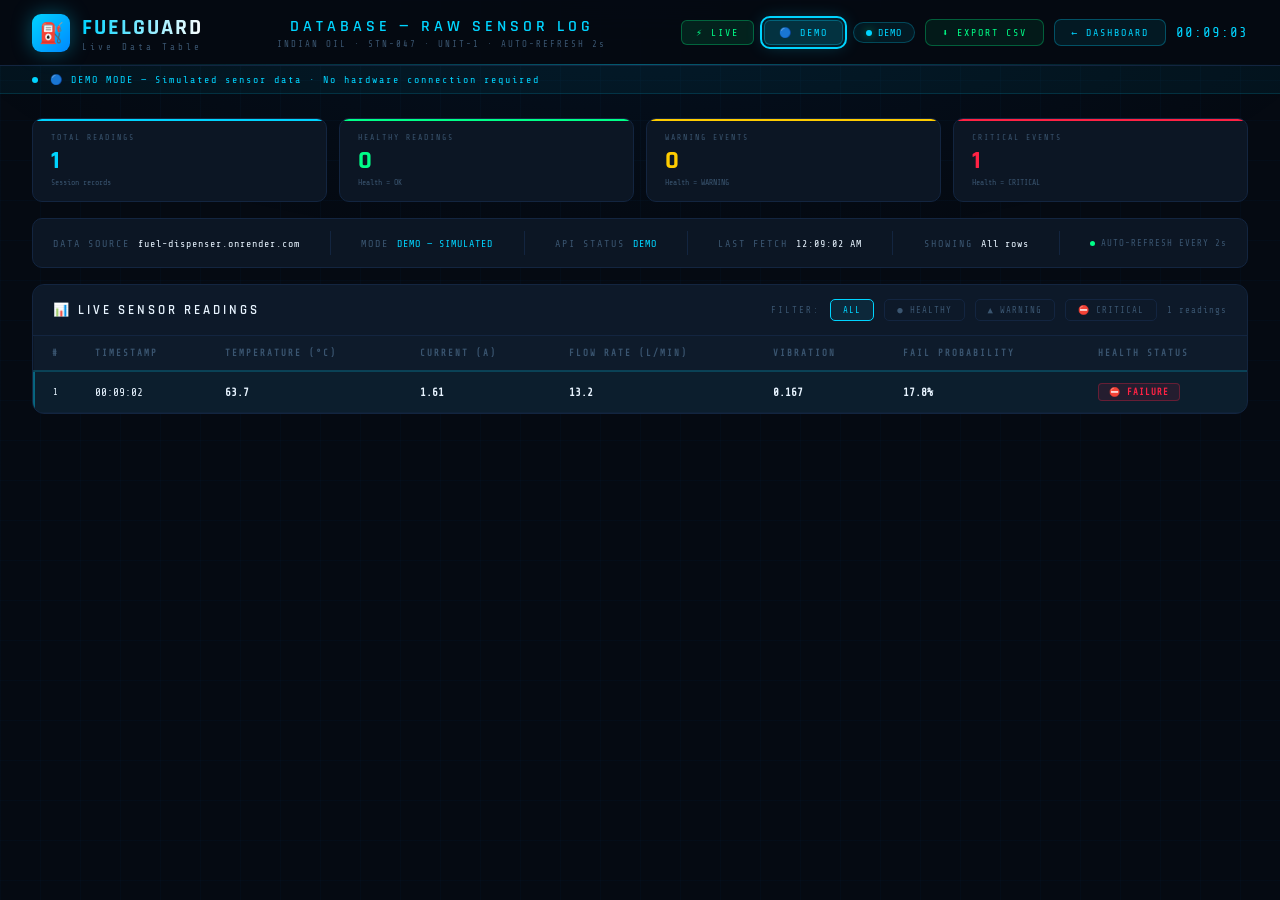
<file: FD_Dashboard/database.html>
<!DOCTYPE html>
<html lang="en">
<head>
<meta charset="UTF-8">
<meta name="viewport" content="width=device-width, initial-scale=1.0">
<title>FuelGuard — Live Data Table</title>
<link href="https://fonts.googleapis.com/css2?family=Share+Tech+Mono&family=Exo+2:wght@400;600;700&family=Rajdhani:wght@600;700&display=swap" rel="stylesheet">
<style>
  * { margin: 0; padding: 0; box-sizing: border-box; }

  :root {
    --bg:      #050a12;
    --bg-card: #0c1624;
    --cyan:    #00d4ff;
    --green:   #00ff88;
    --yellow:  #ffcc00;
    --red:     #ff2244;
    --txt1:    #e8f4ff;
    --txt2:    #7a9bbf;
    --txtd:    #3a5570;
    --bdr:     #132540;
  }

  body {
    background: var(--bg);
    color: var(--txt1);
    font-family: 'Exo 2', sans-serif;
    min-height: 100vh;
  }

  body::after {
    content: '';
    position: fixed; inset: 0;
    background-image:
      linear-gradient(rgba(0,100,180,0.04) 1px, transparent 1px),
      linear-gradient(90deg, rgba(0,100,180,0.04) 1px, transparent 1px);
    background-size: 40px 40px;
    pointer-events: none; z-index: 0;
  }

  body::before {
    content: '';
    position: fixed; inset: 0;
    background: radial-gradient(ellipse 80% 40% at 50% 0%, rgba(0,100,200,0.07), transparent 70%);
    pointer-events: none; z-index: 0;
  }

  /* ── TOPBAR ── */
  .topbar {
    position: sticky; top: 0; z-index: 100;
    background: rgba(5,10,18,0.97);
    backdrop-filter: blur(20px);
    border-bottom: 1px solid var(--bdr);
    padding: 0 32px; height: 66px;
    display: flex; align-items: center; justify-content: space-between;
  }

  .topbar::after {
    content: '';
    position: absolute; bottom: 0; left: 0; right: 0; height: 1px;
    background: linear-gradient(90deg, transparent, var(--cyan), transparent);
    opacity: 0.4;
  }

  .logo { display: flex; align-items: center; gap: 12px; }

  .logo-icon {
    width: 38px; height: 38px;
    background: linear-gradient(135deg, var(--cyan), #0088ff);
    border-radius: 9px; display: flex; align-items: center; justify-content: center;
    font-size: 20px; box-shadow: 0 0 20px rgba(0,212,255,0.35);
  }

  .logo-name {
    font-family: 'Rajdhani', sans-serif; font-size: 22px; font-weight: 700;
    letter-spacing: 2px;
    background: linear-gradient(90deg, var(--cyan), #fff);
    -webkit-background-clip: text;
    background-clip: text;
    -webkit-text-fill-color: transparent;
  }

  .logo-sub {
    font-family: 'Share Tech Mono', monospace;
    font-size: 9px; color: var(--txtd); letter-spacing: 3px;
  }

  .page-title { text-align: center; }

  .pt-main {
    font-family: 'Rajdhani', sans-serif; font-size: 16px; font-weight: 600;
    letter-spacing: 4px; color: var(--cyan);
  }

  .pt-sub {
    font-family: 'Share Tech Mono', monospace;
    font-size: 9px; color: var(--txtd); letter-spacing: 2px; margin-top: 2px;
  }

  .topbar-right { display: flex; align-items: center; gap: 10px; }

  /* ── MODE BUTTONS ── */
  .mode-btn {
    padding: 6px 14px; border-radius: 6px; border: 1px solid;
    font-family: 'Share Tech Mono', monospace; font-size: 10px;
    letter-spacing: 2px; cursor: pointer; transition: all 0.2s;
  }

  .mode-btn.live {
    background: rgba(0,255,136,0.10); border-color: rgba(0,255,136,0.30); color: var(--green);
  }
  .mode-btn.live:hover, .mode-btn.live.active-mode {
    background: rgba(0,255,136,0.20); box-shadow: 0 0 18px rgba(0,255,136,0.3);
    outline: 2px solid var(--green); outline-offset: 2px;
  }

  .mode-btn.demo {
    background: rgba(0,212,255,0.10); border-color: rgba(0,212,255,0.30); color: var(--cyan);
  }
  .mode-btn.demo:hover, .mode-btn.demo.active-mode {
    background: rgba(0,212,255,0.20); box-shadow: 0 0 18px rgba(0,212,255,0.3);
    outline: 2px solid var(--cyan); outline-offset: 2px;
  }

  .live-badge {
    display: flex; align-items: center; gap: 6px;
    background: rgba(0,255,136,0.08); border: 1px solid rgba(0,255,136,0.25);
    border-radius: 20px; padding: 4px 12px;
    font-family: 'Share Tech Mono', monospace; font-size: 10px;
    color: var(--green); letter-spacing: 1px;
    transition: all 0.3s;
  }

  .live-badge.demo-badge {
    background: rgba(0,212,255,0.08); border-color: rgba(0,212,255,0.25); color: var(--cyan);
  }

  .live-dot {
    width: 6px; height: 6px; border-radius: 50%;
    background: var(--green); box-shadow: 0 0 8px rgba(0,255,136,0.5);
    animation: pdot 1.5s infinite;
  }

  @keyframes pdot {
    0%, 100% { opacity: 1; transform: scale(1); }
    50%       { opacity: 0.4; transform: scale(0.7); }
  }

  .back-btn {
    padding: 7px 16px; border-radius: 7px;
    border: 1px solid rgba(0,212,255,0.3);
    background: rgba(0,212,255,0.08); color: var(--cyan);
    font-family: 'Share Tech Mono', monospace; font-size: 10px;
    letter-spacing: 2px; cursor: pointer; transition: all 0.2s;
    display: flex; align-items: center; gap: 6px;
  }
  .back-btn:hover {
    background: rgba(0,212,255,0.18); box-shadow: 0 0 14px rgba(0,212,255,0.3);
  }

  .export-btn {
    padding: 7px 16px; border-radius: 7px;
    border: 1px solid rgba(0,255,136,0.3);
    background: rgba(0,255,136,0.07); color: var(--green);
    font-family: 'Share Tech Mono', monospace; font-size: 10px;
    letter-spacing: 2px; cursor: pointer; transition: all 0.2s;
  }
  .export-btn:hover {
    background: rgba(0,255,136,0.15); box-shadow: 0 0 12px rgba(0,255,136,0.25);
  }

  .clock {
    font-family: 'Share Tech Mono', monospace;
    font-size: 14px; color: var(--cyan); letter-spacing: 1px; min-width: 72px;
  }

  /* ── ALERT BANNER ── */
  .mode-banner {
    display: flex; align-items: center; gap: 12px;
    padding: 8px 32px;
    font-family: 'Share Tech Mono', monospace; font-size: 10px; letter-spacing: 2px;
    border-bottom: 1px solid;
    position: relative; z-index: 1;
    transition: all 0.3s;
  }
  .mode-banner.live-banner {
    background: rgba(0,255,136,0.05); border-color: rgba(0,255,136,0.15); color: var(--green);
  }
  .mode-banner.demo-banner {
    background: rgba(0,212,255,0.05); border-color: rgba(0,212,255,0.15); color: var(--cyan);
  }
  .banner-dot {
    width: 6px; height: 6px; border-radius: 50%;
    background: currentColor; animation: pdot 1.5s infinite; flex-shrink: 0;
  }

  /* ── MAIN ── */
  .main {
    position: relative; z-index: 1;
    padding: 24px 32px; display: flex; flex-direction: column; gap: 16px;
  }

  /* ── SUMMARY CARDS ── */
  .summary-row {
    display: grid; grid-template-columns: repeat(4, 1fr); gap: 12px;
  }

  .sum-card {
    background: var(--bg-card); border: 1px solid var(--bdr);
    border-radius: 10px; padding: 14px 18px;
    position: relative; overflow: hidden;
  }
  .sum-card::before {
    content: ''; position: absolute; top: 0; left: 0; right: 0;
    height: 2px; background: var(--sc, var(--cyan));
  }
  .sum-label {
    font-family: 'Share Tech Mono', monospace; font-size: 8px;
    letter-spacing: 2px; color: var(--txtd); text-transform: uppercase; margin-bottom: 6px;
  }
  .sum-val {
    font-family: 'Rajdhani', sans-serif; font-size: 26px; font-weight: 700;
    color: var(--sc, var(--cyan)); line-height: 1;
  }
  .sum-sub {
    font-family: 'Share Tech Mono', monospace; font-size: 8px; color: var(--txtd); margin-top: 4px;
  }

  /* ── STATUS BAR ── */
  .status-bar {
    display: flex; align-items: center; justify-content: space-between;
    background: var(--bg-card); border: 1px solid var(--bdr);
    border-radius: 10px; padding: 12px 20px; gap: 20px;
  }
  .sb-item { display: flex; align-items: center; gap: 8px; font-family: 'Share Tech Mono', monospace; font-size: 10px; }
  .sb-label { color: var(--txtd); letter-spacing: 2px; }
  .sb-val   { color: var(--txt1); letter-spacing: 1px; }
  .sb-val.ok   { color: var(--green); }
  .sb-val.demo { color: var(--cyan); }
  .sb-val.fail { color: var(--red); }
  .sep { width: 1px; height: 24px; background: var(--bdr); }

  .refresh-info {
    font-family: 'Share Tech Mono', monospace; font-size: 9px;
    color: var(--txtd); letter-spacing: 1px;
    display: flex; align-items: center; gap: 6px;
  }
  .refresh-dot { width: 5px; height: 5px; border-radius: 50%; background: var(--green); animation: pdot 2s infinite; }

  /* ── TABLE ── */
  .table-wrap {
    background: var(--bg-card); border: 1px solid var(--bdr);
    border-radius: 12px; overflow: hidden;
  }
  .table-header {
    padding: 14px 20px; border-bottom: 1px solid var(--bdr);
    display: flex; justify-content: space-between; align-items: center;
    background: rgba(15,29,46,0.5);
  }
  .table-title {
    font-family: 'Rajdhani', sans-serif; font-size: 13px; font-weight: 600;
    letter-spacing: 3px; color: var(--txt1); text-transform: uppercase;
  }

  .filter-label { font-family: 'Share Tech Mono', monospace; font-size: 9px; color: var(--txtd); letter-spacing: 2px; }
  .filter-btn {
    padding: 5px 12px; border-radius: 5px; border: 1px solid var(--bdr);
    background: transparent; color: var(--txtd);
    font-family: 'Share Tech Mono', monospace; font-size: 9px;
    letter-spacing: 1px; cursor: pointer; transition: all 0.15s;
  }
  .filter-btn:hover, .filter-btn.active { border-color: var(--cyan); color: var(--cyan); background: rgba(0,212,255,0.08); }
  .filter-btn.active.warn { border-color: var(--yellow); color: var(--yellow); background: rgba(255,204,0,0.08); }
  .filter-btn.active.crit { border-color: var(--red);    color: var(--red);    background: rgba(255,34,68,0.08); }

  .row-count { font-family: 'Share Tech Mono', monospace; font-size: 9px; color: var(--txtd); letter-spacing: 1px; }

  table { width: 100%; border-collapse: collapse; }

  thead tr { background: rgba(15,29,46,0.8); border-bottom: 2px solid rgba(0,212,255,0.2); }
  th {
    font-family: 'Share Tech Mono', monospace; font-size: 9px;
    letter-spacing: 2px; color: var(--txtd); text-transform: uppercase;
    padding: 12px 18px; text-align: left; white-space: nowrap;
  }
  tbody tr { border-bottom: 1px solid rgba(19,37,64,0.5); transition: background 0.15s; }
  tbody tr:hover { background: rgba(255,255,255,0.02); }
  tbody tr.newest { background: rgba(0,212,255,0.04); border-left: 2px solid rgba(0,212,255,0.4); }
  tbody tr.newest td { color: var(--txt1); }
  td {
    padding: 11px 18px;
    font-family: 'Share Tech Mono', monospace; font-size: 11px;
    color: var(--txt2); white-space: nowrap;
  }
  td.row-num { color: var(--txtd); font-size: 9px; width: 40px; }

  .v-ok   { color: var(--green);  font-weight: 600; }
  .v-warn { color: var(--yellow); font-weight: 600; }
  .v-crit { color: var(--red);    font-weight: 600; }

  .badge {
    display: inline-block; padding: 3px 10px; border-radius: 4px;
    font-size: 9px; letter-spacing: 1px; font-weight: 600;
    font-family: 'Share Tech Mono', monospace;
  }
  .badge.ok   { background: rgba(0,255,136,0.10); color: var(--green);  border: 1px solid rgba(0,255,136,0.25); }
  .badge.warn { background: rgba(255,204,0,0.10);  color: var(--yellow); border: 1px solid rgba(255,204,0,0.25); }
  .badge.crit { background: rgba(255,34,68,0.10);  color: var(--red);    border: 1px solid rgba(255,34,68,0.30); animation: blink 1s infinite; }

  @keyframes blink { 0%,100%{opacity:1} 50%{opacity:0.5} }

  .empty-row td { text-align: center; color: var(--txtd); padding: 48px; font-size: 11px; letter-spacing: 2px; }

  /* ── TOAST ── */
  #dbToast {
    position: fixed; bottom: 30px; right: 24px; z-index: 9999;
    background: #0c1624; border: 1px solid rgba(0,212,255,0.3);
    color: #00d4ff; border-radius: 10px; padding: 12px 20px;
    font-family: 'Share Tech Mono', monospace; font-size: 11px;
    letter-spacing: 1px; box-shadow: 0 0 20px rgba(0,212,255,0.2);
    transition: opacity 0.4s; opacity: 0; pointer-events: none;
  }

  ::-webkit-scrollbar { width: 4px; }
  ::-webkit-scrollbar-track { background: var(--bg); }
  ::-webkit-scrollbar-thumb { background: var(--bdr); border-radius: 2px; }
</style>
</head>
<body>

  <!-- TOPBAR -->
  <header class="topbar">
    <div class="logo">
      <div class="logo-icon">⛽</div>
      <div>
        <div class="logo-name">FUELGUARD</div>
        <div class="logo-sub">Live Data Table</div>
      </div>
    </div>

    <div class="page-title">
      <div class="pt-main">DATABASE — RAW SENSOR LOG</div>
      <div class="pt-sub">INDIAN OIL · STN-047 · UNIT-1 · AUTO-REFRESH 2s</div>
    </div>

    <div class="topbar-right">
      <!-- Mode toggle buttons — same as dashboard -->
      <button class="mode-btn live" id="btn-live" onclick="setMode('live')">⚡ LIVE</button>
      <button class="mode-btn demo active-mode" id="btn-demo" onclick="setMode('demo')">🔵 DEMO</button>

      <div class="live-badge" id="modeBadge">
        <div class="live-dot" id="connDot"></div>
        <span id="connLabel">DEMO</span>
      </div>

      <button class="export-btn" onclick="exportCSV()">⬇ EXPORT CSV</button>
      <button class="back-btn" onclick="window.location.href='index.html'">← DASHBOARD</button>
      <div class="clock" id="dbClock">--:--:--</div>
    </div>
  </header>

  <!-- MODE BANNER -->
  <div class="mode-banner demo-banner" id="modeBanner">
    <div class="banner-dot"></div>
    <span id="bannerText">DEMO MODE — Simulated sensor data · No hardware connection required</span>
  </div>

  <main class="main">

    <!-- Summary cards -->
    <div class="summary-row">
      <div class="sum-card" style="--sc: var(--cyan)">
        <div class="sum-label">Total Readings</div>
        <div class="sum-val" id="totalReadings">0</div>
        <div class="sum-sub">Session records</div>
      </div>
      <div class="sum-card" style="--sc: var(--green)">
        <div class="sum-label">Healthy Readings</div>
        <div class="sum-val" id="healthyCount">0</div>
        <div class="sum-sub">Health = OK</div>
      </div>
      <div class="sum-card" style="--sc: var(--yellow)">
        <div class="sum-label">Warning Events</div>
        <div class="sum-val" id="warnCount">0</div>
        <div class="sum-sub">Health = WARNING</div>
      </div>
      <div class="sum-card" style="--sc: var(--red)">
        <div class="sum-label">Critical Events</div>
        <div class="sum-val" id="critCount">0</div>
        <div class="sum-sub">Health = CRITICAL</div>
      </div>
    </div>

    <!-- Status bar -->
    <div class="status-bar">
      <div class="sb-item">
        <span class="sb-label">DATA SOURCE</span>
        <span class="sb-val" id="sourceLabel">fuel-dispenser.onrender.com</span>
      </div>
      <div class="sep"></div>
      <div class="sb-item">
        <span class="sb-label">MODE</span>
        <span class="sb-val demo" id="modeStatus">DEMO — SIMULATED</span>
      </div>
      <div class="sep"></div>
      <div class="sb-item">
        <span class="sb-label">API STATUS</span>
        <span class="sb-val demo" id="apiStatus">DEMO</span>
      </div>
      <div class="sep"></div>
      <div class="sb-item">
        <span class="sb-label">LAST FETCH</span>
        <span class="sb-val" id="lastFetch">--</span>
      </div>
      <div class="sep"></div>
      <div class="sb-item">
        <span class="sb-label">SHOWING</span>
        <span class="sb-val" id="showingLabel">All rows</span>
      </div>
      <div class="sep"></div>
      <div class="refresh-info">
        <div class="refresh-dot"></div>
        AUTO-REFRESH EVERY 2s
      </div>
    </div>

    <!-- Table -->
    <div class="table-wrap">
      <div class="table-header">
        <div class="table-title">📊 Live Sensor Readings</div>
        <div style="display:flex;align-items:center;gap:10px;">
          <span class="filter-label">FILTER:</span>
          <button class="filter-btn active" id="fAll"  onclick="setFilter('all')">ALL</button>
          <button class="filter-btn"        id="fOk"   onclick="setFilter('ok')">● HEALTHY</button>
          <button class="filter-btn warn"   id="fWarn" onclick="setFilter('warn')">▲ WARNING</button>
          <button class="filter-btn crit"   id="fCrit" onclick="setFilter('crit')">⛔ CRITICAL</button>
          <div class="row-count" id="rowCountLabel">0 readings</div>
        </div>
      </div>

      <div style="overflow-x:auto;">
        <table>
          <thead>
            <tr>
              <th>#</th>
              <th>Timestamp</th>
              <th>Temperature (°C)</th>
              <th>Current (A)</th>
              <th>Flow Rate (L/min)</th>
              <th>Vibration</th>
              <th>Fail Probability</th>
              <th>Health Status</th>
            </tr>
          </thead>
          <tbody id="tableBody">
            <tr class="empty-row">
              <td colspan="8">⏳ INITIALIZING DATA FEED...</td>
            </tr>
          </tbody>
        </table>
      </div>
    </div>

  </main>

  <div id="dbToast"></div>

<script>
  // ── CONFIG ──────────────────────────────────────────────
  const LIVE_API_URL = "https://fuel-dispenser.onrender.com/api/data";
  const DEMO_API_URL = "https://fuel-dispenser.onrender.com/api/demo";
  const REFRESH_MS   = 2000;
  const MAX_ROWS     = 200;

  let rows         = [];
  let activeFilter = "all";
  let isLiveMode   = false;
  let fetchTimer   = null;

  // ── RESTORE MODE FROM SESSION STORAGE ───────────────────
  // Written by index.html whenever the user switches mode there
  const savedMode = sessionStorage.getItem("fuelguard_mode");
  if (savedMode === "live") isLiveMode = true;

  // ── TOAST ───────────────────────────────────────────────
  function showToast(msg) {
    const t = document.getElementById("dbToast");
    t.textContent = msg;
    t.style.opacity = "1";
    setTimeout(() => { t.style.opacity = "0"; }, 3000);
  }

  // ── CLOCK ────────────────────────────────────────────────
  setInterval(() => {
    document.getElementById("dbClock").textContent =
      new Date().toLocaleTimeString("en-IN", { hour12: false });
  }, 1000);
  document.getElementById("dbClock").textContent =
    new Date().toLocaleTimeString("en-IN", { hour12: false });

  // ── SET MODE ─────────────────────────────────────────────
  function setMode(newMode) {
    isLiveMode = (newMode === "live");
    sessionStorage.setItem("fuelguard_mode", newMode);

    // Button active states
    document.getElementById("btn-live").classList.toggle("active-mode",  isLiveMode);
    document.getElementById("btn-demo").classList.toggle("active-mode", !isLiveMode);

    // Badge
    const badge = document.getElementById("modeBadge");
    const dot   = document.getElementById("connDot");
    const label = document.getElementById("connLabel");
    if (isLiveMode) {
      badge.className = "live-badge";
      dot.style.background = "var(--green)";
      label.textContent = "LIVE";
    } else {
      badge.className = "live-badge demo-badge";
      dot.style.background = "var(--cyan)";
      label.textContent = "DEMO";
    }

    // Banner
    const banner = document.getElementById("modeBanner");
    const bannerText = document.getElementById("bannerText");
    if (isLiveMode) {
      banner.className = "mode-banner live-banner";
      bannerText.textContent = "⚡ LIVE MODE — Real-time ESP32 hardware data active · Fetching from API every 2s";
    } else {
      banner.className = "mode-banner demo-banner";
      bannerText.textContent = "🔵 DEMO MODE — Simulated sensor data · No hardware connection required";
    }

    // Status bar mode field
    const modeStatus = document.getElementById("modeStatus");
    if (isLiveMode) {
      modeStatus.textContent = "LIVE — ESP32";
      modeStatus.className   = "sb-val ok";
    } else {
      modeStatus.textContent = "DEMO — SIMULATED";
      modeStatus.className   = "sb-val demo";
    }

    // Reset & restart fetch loop
    rows = [];
    renderTable();
    updateSummary();
    fetchData();

    showToast(isLiveMode ? "⚡ LIVE MODE — ESP32 hardware data active" : "🔵 DEMO MODE — Simulated data active");
  }

  // Apply initial mode UI without resetting rows
  function applyInitialModeUI() {
    document.getElementById("btn-live").classList.toggle("active-mode",  isLiveMode);
    document.getElementById("btn-demo").classList.toggle("active-mode", !isLiveMode);

    const badge = document.getElementById("modeBadge");
    const dot   = document.getElementById("connDot");
    const label = document.getElementById("connLabel");
    const banner = document.getElementById("modeBanner");
    const bannerText = document.getElementById("bannerText");
    const modeStatus = document.getElementById("modeStatus");

    if (isLiveMode) {
      badge.className   = "live-badge";
      dot.style.background = "var(--green)";
      label.textContent = "LIVE";
      banner.className  = "mode-banner live-banner";
      bannerText.textContent = "⚡ LIVE MODE — Real-time ESP32 hardware data active · Fetching from API every 2s";
      modeStatus.textContent = "LIVE — ESP32";
      modeStatus.className   = "sb-val ok";
    } else {
      badge.className   = "live-badge demo-badge";
      dot.style.background = "var(--cyan)";
      label.textContent = "DEMO";
      banner.className  = "mode-banner demo-banner";
      bannerText.textContent = "🔵 DEMO MODE — Simulated sensor data · No hardware connection required";
      modeStatus.textContent = "DEMO — SIMULATED";
      modeStatus.className   = "sb-val demo";
    }
  }
  applyInitialModeUI();

  // ── COLOUR HELPERS ────────────────────────────────────────
  function tempClass(v)    { return v > 55  ? "v-crit" : v > 45  ? "v-warn" : "v-ok"; }
  function currentClass(v) { return v > 2.0 ? "v-crit" : v > 1.5 ? "v-warn" : "v-ok"; }
  function flowClass(v)    { return v < 1.5 ? "v-crit": v < 2.5 ? "v-warn" : "v-ok"; }
  function vibClass(v)     { return v > 2.0  ? "v-crit" : v >1.2 ? "v-warn" : "v-ok"; }
  function probClass(v)    { return v > 0.6 ? "v-crit" : v > 0.3 ? "v-warn" : "v-ok"; }

  function healthBadge(h) {
    if (h === 2) return '<span class="badge crit">⛔ FAILURE</span>';
    if (h === 1) return '<span class="badge warn">▲ WARNING</span>';
    return '<span class="badge ok">● HEALTHY</span>';
  }

  function healthKey(h) { return h === 2 ? "crit" : h === 1 ? "warn" : "ok"; }

  // ── DERIVE HEALTH FROM SENSORS ───────────────────────────
  function deriveHealth(t, c, f, v) {
    if (t > 55 || c > 2.0 || f <= 1.5 || v > 2.0) return 2;
    if (t > 45 || c > 1.5 || f < 2.5 || v > 1.2)             return 1;
    return 0;
  }

  // ── FILTER ───────────────────────────────────────────────
  function setFilter(f) {
    activeFilter = f;
    ["fAll","fOk","fWarn","fCrit"].forEach(id =>
      document.getElementById(id).classList.remove("active")
    );
    const map = { all:"fAll", ok:"fOk", warn:"fWarn", crit:"fCrit" };
    document.getElementById(map[f]).classList.add("active");
    document.getElementById("showingLabel").textContent =
      f === "all"  ? "All rows"       :
      f === "ok"   ? "Healthy only"   :
      f === "warn" ? "Warnings only"  : "Critical only";
    renderTable();
  }

  // ── SUMMARY ──────────────────────────────────────────────
  function updateSummary() {
    document.getElementById("totalReadings").textContent = rows.length;
    document.getElementById("healthyCount").textContent  = rows.filter(r => r.health === 0).length;
    document.getElementById("warnCount").textContent     = rows.filter(r => r.health === 1).length;
    document.getElementById("critCount").textContent     = rows.filter(r => r.health === 2).length;
  }

  // ── RENDER TABLE ─────────────────────────────────────────
  function renderTable() {
    const tbody    = document.getElementById("tableBody");
    const filtered = activeFilter === "all" ? rows
      : rows.filter(r => healthKey(r.health) === activeFilter);

    if (filtered.length === 0) {
      tbody.innerHTML = '<tr class="empty-row"><td colspan="8">NO DATA MATCHES THIS FILTER</td></tr>';
      document.getElementById("rowCountLabel").textContent = "0 readings";
      return;
    }

    const display = filtered.slice().reverse();
    tbody.innerHTML = display.map((r, i) => `
      <tr class="${i === 0 ? "newest" : ""}">
        <td class="row-num">${filtered.length - i}</td>
        <td>${r.timestamp}</td>
        <td class="${tempClass(r.temperature)}">${r.temperature}</td>
        <td class="${currentClass(r.current)}">${r.current}</td>
        <td class="${flowClass(r.flow)}">${r.flow}</td>
        <td class="${vibClass(r.vibration)}">${r.vibration}</td>
        <td class="${probClass(r.failure_probability)}">${(r.failure_probability * 100).toFixed(1)}%</td>
        <td>${healthBadge(r.health)}</td>
      </tr>`).join("");

    document.getElementById("rowCountLabel").textContent = filtered.length + " readings";
  }

  // ── SIMULATION FALLBACK ───────────────────────────────────
  function simulateReading() {
    const temperature         = +(30 + Math.random() * 40).toFixed(1);
    const current             = +(0.5  + Math.random() * 2.5).toFixed(2);
    const flow                = +(0  + Math.random() * 15).toFixed(2);
    const vibration           = +(0.1 +Math.random() * 3.2).toFixed(3);
    const failure_probability = Math.random() ;

    const health              = deriveHealth(+temperature, +current, +flow, +vibration);
    return { temperature, current, flow, vibration, failure_probability, health,
             timestamp: new Date().toLocaleTimeString("en-IN", { hour12: false }) };
  }

  // ── SET CONNECTION UI ─────────────────────────────────────
  function setConnUI(state) {
    // state: "live_ok" | "live_fail" | "demo"
    const dot   = document.getElementById("connDot");
    const label = document.getElementById("connLabel");
    const api   = document.getElementById("apiStatus");

    if (state === "live_ok") {
      dot.style.background = "#00ff88";
      label.textContent    = "ESP32 CONNECTED";
      label.style.color    = "";
      api.textContent      = "ONLINE";
      api.className        = "sb-val ok";
    } else if (state === "live_fail") {
      dot.style.background = "#ff2244";
      label.textContent    = "SERVER OFFLINE";
      label.style.color    = "#ff2244";
      api.textContent      = "OFFLINE → DEMO";
      api.className        = "sb-val fail";
    } else {
      dot.style.background = "#00d4ff";
      label.textContent    = "DEMO";
      label.style.color    = "";
      api.textContent      = "DEMO";
      api.className        = "sb-val demo";
    }
    document.getElementById("lastFetch").textContent = new Date().toLocaleTimeString();
  }

  // ── PUSH ROW ─────────────────────────────────────────────
  function pushRow(data) {
    rows.push(data);
    if (rows.length > MAX_ROWS) rows.shift();
    renderTable();
    updateSummary();
  }

  // ── FETCH / SIMULATE ─────────────────────────────────────
  async function fetchData() {
    if (isLiveMode) {
      try {
        const res  = await fetch(LIVE_API_URL, { cache: "no-store" });
        if (!res.ok) throw new Error("HTTP " + res.status);
        const data = await res.json();

        const temperature         = parseFloat(data.temperature).toFixed(1);
        const current             = parseFloat(data.current).toFixed(2);
        const flow                = parseFloat(data.flow).toFixed(2);
        const vibration           = parseFloat(data.vibration).toFixed(3);
        const failure_probability = parseFloat(data.failure_probability) || 0;
        const health              = parseInt(data.health) || deriveHealth(+temperature, +current, +flow, +vibration);
        const timestamp           = data.timestamp || new Date().toLocaleTimeString();

        pushRow({ timestamp, temperature, current, flow, vibration, failure_probability, health });
        setConnUI("live_ok");
        return;
      } catch (err) {
        setConnUI("live_fail");
        // Fall through to simulation
      }
    } else {
      // Demo mode — try demo API first, fall back to local simulation
      try {
        const res  = await fetch(DEMO_API_URL, { cache: "no-store" });
        if (!res.ok) throw new Error("HTTP " + res.status);
        const data = await res.json();

        const temperature         = parseFloat(data.temperature).toFixed(1);
        const current             = parseFloat(data.current).toFixed(2);
        const flow                = parseFloat(data.flow).toFixed(2);
        const vibration           = parseFloat(data.vibration).toFixed(3);
        const failure_probability = parseFloat(data.failure_probability ?? Math.random() * 0.5);
        const health              = deriveHealth(+temperature, +current, +flow, +vibration);
        const timestamp           = data.timestamp || new Date().toLocaleTimeString();

        pushRow({ timestamp, temperature, current, flow, vibration, failure_probability, health });
        setConnUI("demo");
        return;
      } catch (err) {
        setConnUI("demo");
      }
    }

    // Local simulation fallback
    pushRow(simulateReading());
  }

  // ── EXPORT CSV ───────────────────────────────────────────
  function exportCSV() {
    if (rows.length === 0) { alert("No data to export."); return; }
    const headers = ["#","Timestamp","Temperature(C)","Current(A)","Flow(L/min)","Vibration","FailureProbability","Health"];
    const csvRows = rows.map((r, i) =>
      [i+1, r.timestamp, r.temperature, r.current, r.flow, r.vibration,
       (r.failure_probability * 100).toFixed(1) + "%",
       r.health === 0 ? "HEALTHY" : r.health === 1 ? "WARNING" : "FAILURE"
      ].join(",")
    );
    const blob = new Blob([[headers.join(","), ...csvRows].join("\n")], { type: "text/csv" });
    const a    = document.createElement("a");
    a.href     = URL.createObjectURL(blob);
    a.download = `fuelguard_data_${new Date().toISOString().slice(0,19).replace(/:/g,"-")}.csv`;
    a.click();
  }

  // ── START ────────────────────────────────────────────────
  fetchData();
  setInterval(fetchData, REFRESH_MS);
</script>
</body>
</html>
</file>
